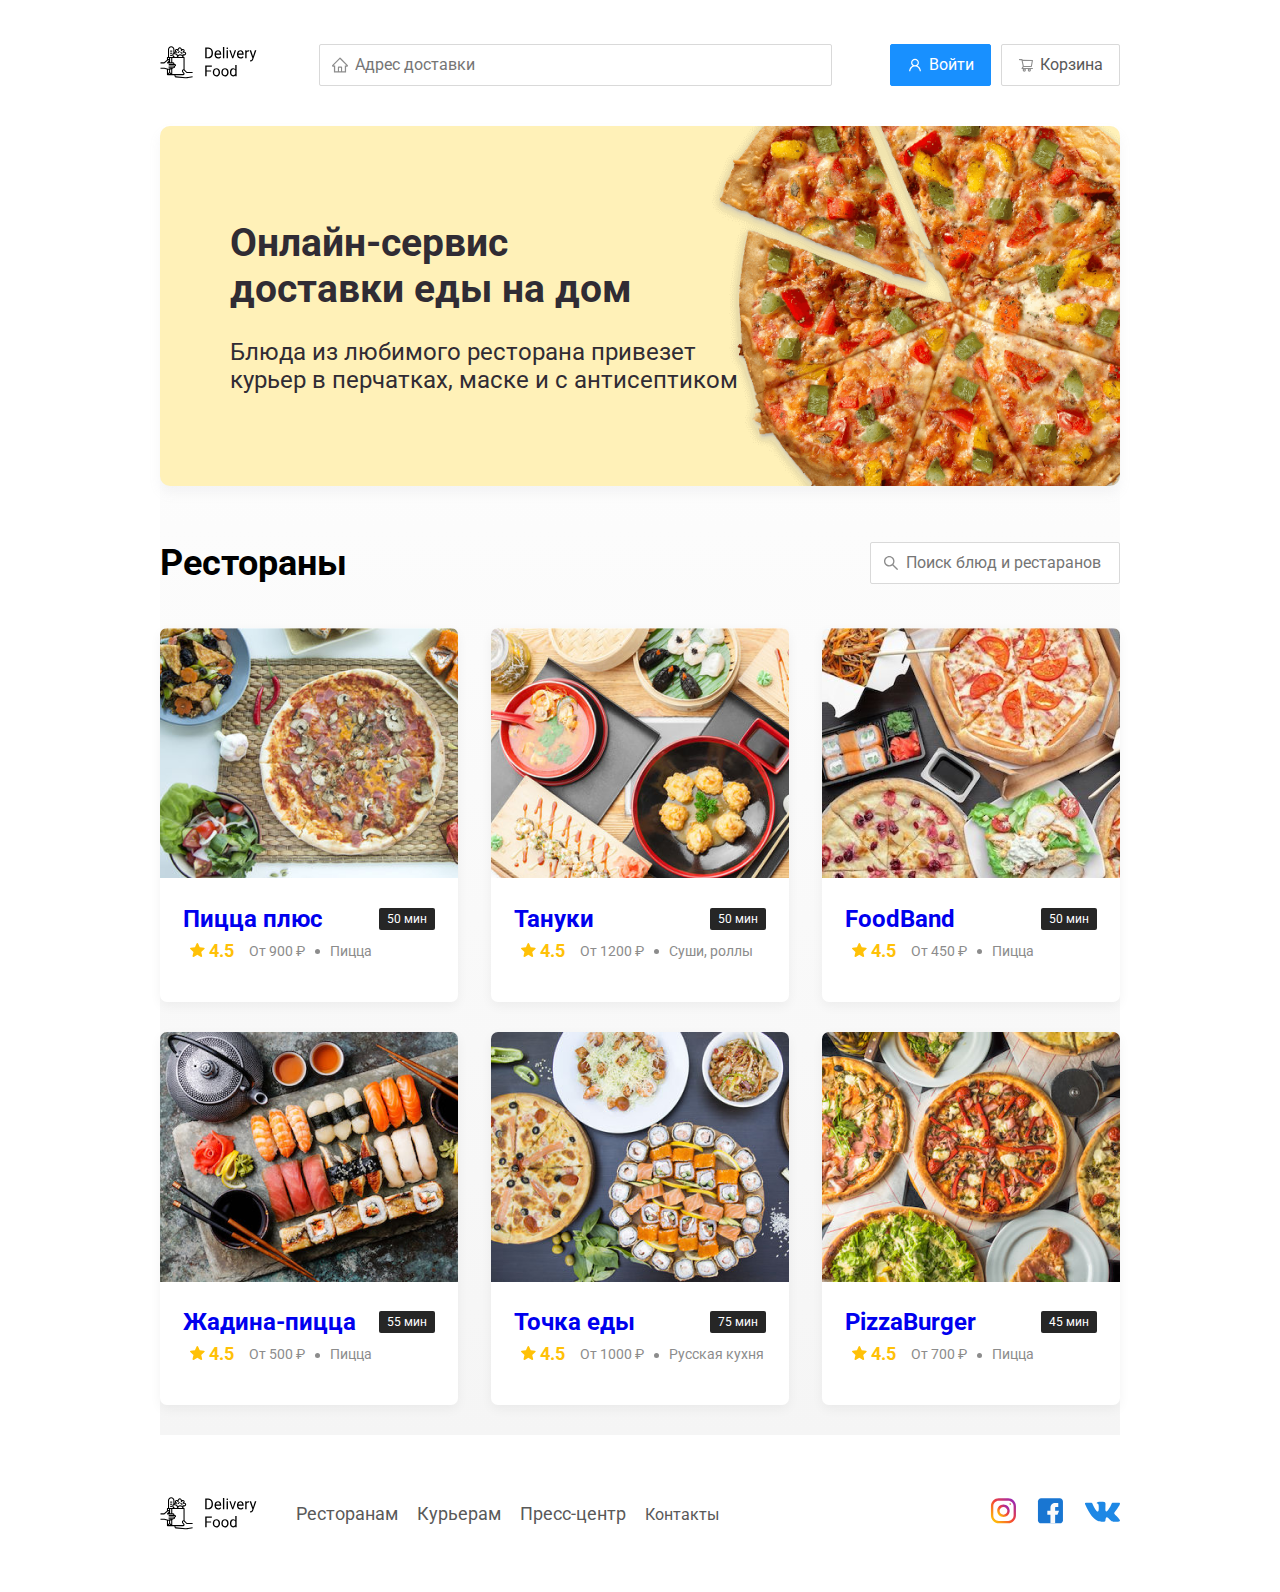
<file: index.html>
<!DOCTYPE html>
<html lang="ru">
<head>
  <meta charset="UTF-8">
  <meta name="viewport" content="width=device-width, initial-scale=1.0">
  <title>Delivery Food - доставка еды на дом</title>
  <link href="https://fonts.googleapis.com/css?family=Roboto:400,700&display=swap&subset=cyrillic" rel="stylesheet">
  <link rel="stylesheet" href="css\normalize.css">
  <link rel="stylesheet" href="css/style.css">
</head>
<body>
  <div class="container">
    <header class="header">
      <a href="index.html" class="logo">
        <img src="img\logo.svg" alt="logo" class="logo">
      </a>
      <input type="text" class="input input-address" placeholder="Адрес доставки">
      <div class="buttons">
        <button class="button button-primary">
          <img src="img\user.svg" alt="user" class="button-icon">
          <span class="button-text">Войти</span>
        </button>
        <button class="button">
          <img src="img\shopping-cart.svg" alt="shopping-cart" class="button-icon">
          <span class="button-text">Корзина</span>
        </button>
      </div>
    </header>
    <!-- /.header -->
    <main class="main">
      <div class="container">
        <section class="promo">
          <h1 class="promo-title">Онлайн-сервис <br /> доставки еды на дом</h1>
          <p class="promo-text">Блюда из любимого ресторана привезет <br /> курьер в перчатках, маске и с антисептиком</p>
        </section>
        <section class="restaurants">
          <div class="section-heading">
            <h2 class="section-title">Рестораны</h2>
            <input type="text" class="input-search input" placeholder="Поиск блюд и рестаранов">
          </div>
          <div class="cards">
            <a href="restaurant.html" class="card">
              <img src="img\image.png" alt="" class="card-image"  />
              <div class="card-text">
                  <div class="card-heading">
                    <h3 class="card-title">Пицца плюс</h3>
                    <span class="card-tag tag">50 мин</span>
                  </div>
                <!-- /.card-text -->
                <div class="card-info">
                  <div class="rating">
                    <img src="/img/star.svg" alt="" class="rating-star">
                    4.5</div>
                  <div class="price">От 900 ₽</div>
                  <div class="category">Пицца</div>
                </div>
              </div> 
              <!-- /.card-info -->
            </a>
            <!-- /.card -->
    
            <a href="restaurant.html" class="card">
              <img src="img\image-2.png" alt="" class="card-image"  />
              <div class="card-text">
                  <div class="card-heading">
                    <h3 class="card-title">Тануки</h3>
                    <span class="card-tag tag">50 мин</span>
                  </div>
                <!-- /.card-text -->
                <div class="card-info">
                  <div class="rating">
                    <img src="/img/star.svg" alt="" class="rating-star">
                    4.5</div>
                  <div class="price">От 1200 ₽</div>
                  <div class="category">Cуши, роллы</div>
                </div>
              </div> 
              <!-- /.card-info -->
            </a>
            <!-- /.card -->
            <a href="restaurant.html" class="card">
              <img src="img\image-3.png" alt="" class="card-image"  />
              <div class="card-text">
                  <div class="card-heading">
                    <h3 class="card-title">FoodBand</h3>
                    <span class="card-tag tag">50 мин</span>
                  </div>
                <!-- /.card-text -->
                <div class="card-info">
                  <div class="rating">
                    <img src="/img/star.svg" alt="" class="rating-star">
                    4.5</div>
                  <div class="price">От 450 ₽</div>
                  <div class="category">Пицца</div>
                </div>
              </div> 
              <!-- /.card-info -->
            </a>
            <!-- /.card -->
            <a href="restaurant.html" class="card">
              <img src="img\image-4.png" alt="" class="card-image"  />
              <div class="card-text">
                  <div class="card-heading">
                    <h3 class="card-title">Жадина-пицца</h3>
                    <span class="card-tag tag">55 мин</span>
                  </div>
                <!-- /.card-text -->
                <div class="card-info">
                  <div class="rating">
                    <img src="/img/star.svg" alt="" class="rating-star">
                    4.5</div>
                  <div class="price">От 500 ₽</div>
                  <div class="category">Пицца</div>
                </div>
              </div> 
              <!-- /.card-info -->
            </a>
            <!-- /.card -->
            <a href="restaurant.html" class="card">
              <img src="img\image-5.png" alt="" class="card-image"  />
              <div class="card-text">
                  <div class="card-heading">
                    <h3 class="card-title">Точка еды</h3>
                    <span class="card-tag tag">75 мин</span>
                  </div>
                <!-- /.card-text -->
                <div class="card-info">
                  <div class="rating">
                    <img src="/img/star.svg" alt="" class="rating-star">
                    4.5</div>
                  <div class="price">От 1000 ₽</div>
                  <div class="category">Русская кухня</div>
                </div>
              </div> 
              <!-- /.card-info -->
            </a>
            <!-- /.card -->
            <a href="restaurant.html" class="card">
              <img src="img\image-6.png" alt="" class="card-image"  />
              <div class="card-text">
                  <div class="card-heading">
                    <h3 class="card-title">PizzaBurger</h3>
                    <span class="card-tag tag">45 мин</span>
                  </div>
                <!-- /.card-text -->
                <div class="card-info">
                  <div class="rating">
                    <img src="/img/star.svg" alt="" class="rating-star"> 
                    4.5</div>
                  <div class="price">От 700 ₽</div>
                  <div class="category">Пицца</div>
                </div>
              </div> 
              <!-- /.card-info -->
            </a>
            <!-- /.card -->
          </div>
          <!-- /.cards -->
        </section>
      </div>
    </main>

    <footer class="footer">
      <div class="container">
        <div class="footer-blok">
          <img src="img\logo.svg" alt="logo" class="logo footer-logo">
          <nav class="footer-nav">
            <a href="#" class="footer-link">Ресторанам</a>
            <a href="#" class="footer-link">Курьерам</a>
            <a href="#" class="footer-link">Пресс-центр</a>
            <a href="#" class="footer-link">Контакты</a>
          </nav>
          <div class="social-links">
            <a href="#" class="social-link"><img src="img\instagram-logo.svg" alt="instagram"></a>
            <a href="#" class="social-link"><img src="img\facebook-logo.svg" alt="facebook"></a>
            <a href="#" class="social-link"><img src="img\vk-logo.svg" alt="vk"></a>
          </div>
          <!-- /.social-links -->
        </div>
      </div>
    </footer>
  </div>
</body>
</html>
</file>
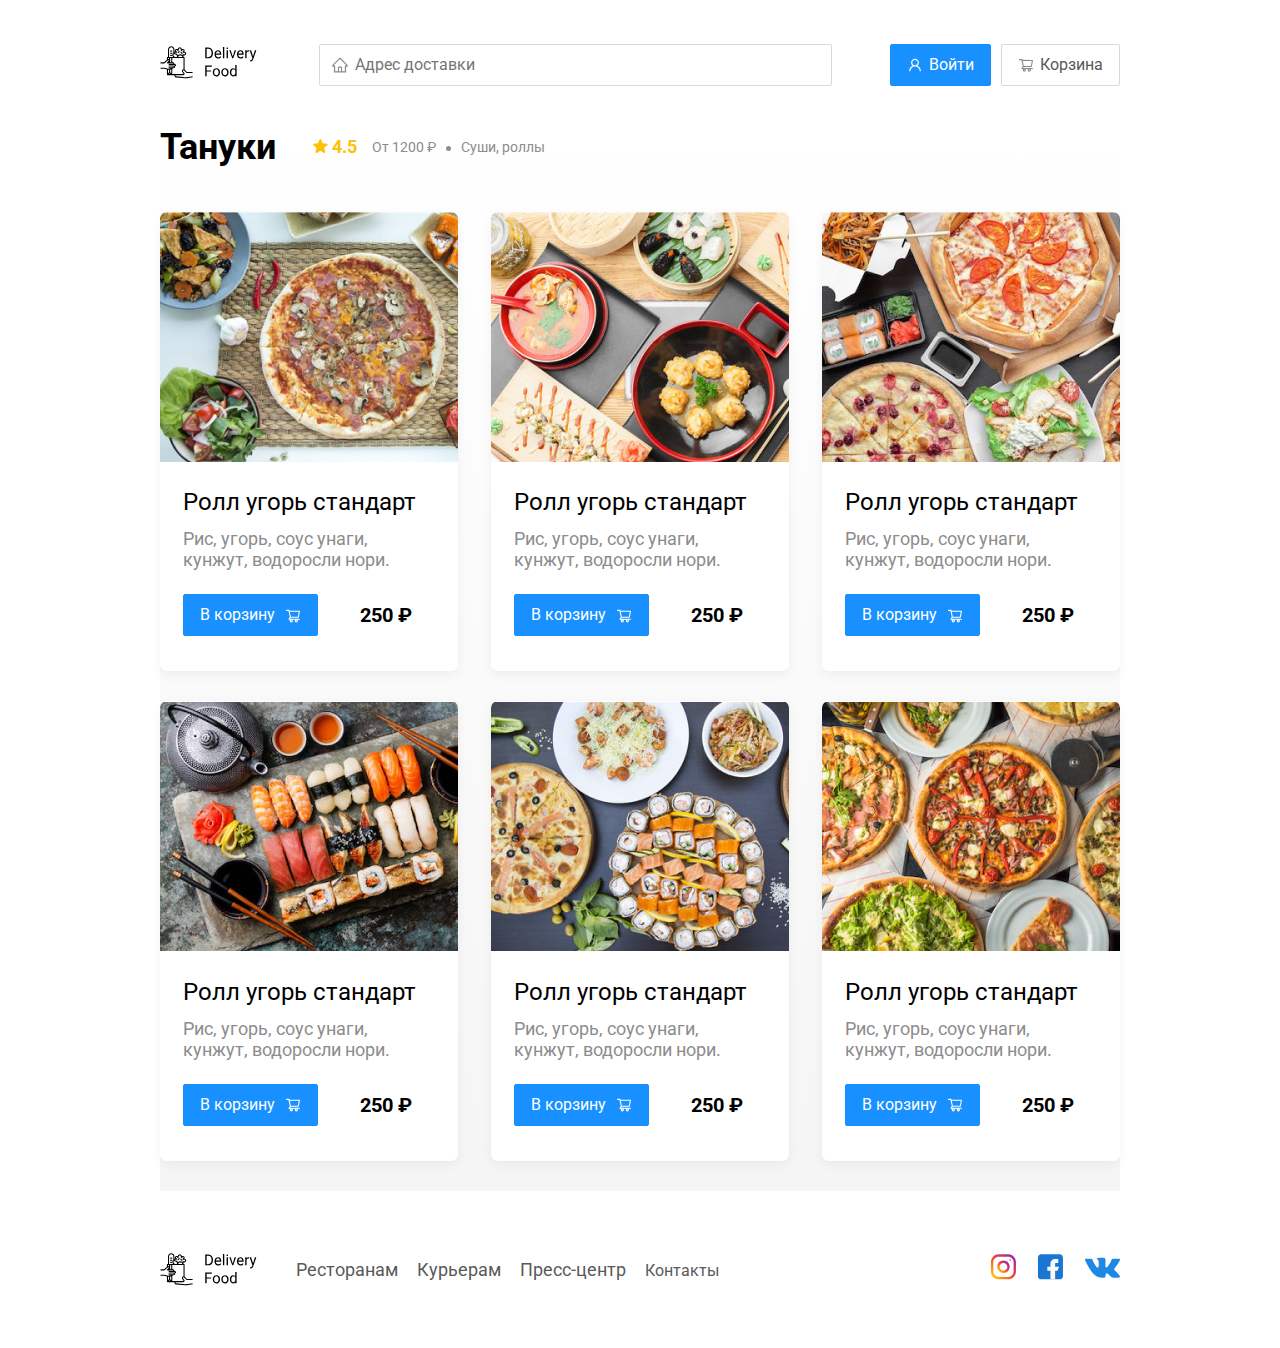
<file: restaurant.html>
<!DOCTYPE html>
<html lang="ru">
<head>
  <meta charset="UTF-8">
  <meta name="viewport" content="width=device-width, initial-scale=1.0">
  <title>Тануки - доставка еды на дом</title>
  <link href="https://fonts.googleapis.com/css?family=Roboto:400,700&display=swap&subset=cyrillic" rel="stylesheet">
  <link rel="stylesheet" href="css\normalize.css">
  <link rel="stylesheet" href="css\animate.css">
  <link rel="stylesheet" href="css/style.css">
</head>
<body>
  <div class="container">
    <header class="header">
      <a href="index.html" class="logo wow fadeInUp">
        <img src="img\logo.svg" alt="logo" class="logo">
      </a>
      <input type="text" class="input input-address" placeholder="Адрес доставки">
      <div class="buttons">
        <button class="button button-primary">
          <img src="img\user.svg" alt="user" class="button-icon">
          <span class="button-text">Войти</span>
        </button>
        <button class="button" id="cart-button">
          <img src="img\shopping-cart.svg" alt="shopping-cart" class="button-icon">
          <span class="button-text">Корзина</span>
        </button>
      </div>
    </header>
    <!-- /.header -->
    <main class="main">
      <div class="container">
        <section class="restaurants">
          <div class="section-heading">
            <h2 class="section-title">Тануки</h2>
            <div class="card-info">
                  <div class="rating">
                    <img src="/img/star.svg" alt="" class="rating-star">
                    4.5</div>
                  <div class="price">От 1200 ₽</div>
                  <div class="category">Суши, роллы</div>
                </div>
          </div>
          <div class="cards">
            <div class="card wow fadeInUp" data-wow-delay="0.2s">
              <img src="img\image.png" alt="" class="card-image"  />
              <div class="card-text">
                  <div class="card-heading">
                    <h3 class="card-title card-title-reg">Ролл угорь стандарт</h3>
                  </div>
                <div class="card-info">
                  <div class="ingredients">Рис, угорь, соус унаги, кунжут, водоросли нори.</div>
                </div>
                <div class="card-buttons">
                  <button class="button button-primary">
                    <span class="button-card-text" >В корзину</span>
                    <img
                     src="img/shopping-cart-white.svg"
                     alt="shopping-cart"
                     class="button-card-image">
                  </button>
                  <strong class="card-price-bold">250 ₽</strong>
                </div>
              </div> 
            </div>
            <!-- /.card -->
    
            <div class="card wow fadeInUp" data-wow-delay="0.4s">
              <img src="img\image-2.png" alt="" class="card-image"  />
              <div class="card-text">
                <div class="card-heading">
                  <h3 class="card-title card-title-reg">Ролл угорь стандарт</h3>
                </div>
              <div class="card-info">
                <div class="ingredients">Рис, угорь, соус унаги, кунжут, водоросли нори.</div>
              </div>
              <div class="card-buttons">
                <button class="button button-primary">
                  <span class="button-card-text" >В корзину</span>
                  <img
                   src="img/shopping-cart-white.svg"
                   alt="shopping-cart"
                   class="button-card-image">
                </button>
                <strong class="card-price-bold">250 ₽</strong>
              </div>
            </div>  
              <!-- /.card-info -->
            </div>
            <!-- /.card -->
            <div class="card wow fadeInUp" data-wow-delay="0.6s">
              <img src="img\image-3.png" alt="" class="card-image"  />
              <div class="card-text">
                <div class="card-heading">
                  <h3 class="card-title card-title-reg">Ролл угорь стандарт</h3>
                </div>
              <div class="card-info">
                <div class="ingredients">Рис, угорь, соус унаги, кунжут, водоросли нори.</div>
              </div>
              <div class="card-buttons">
                <button class="button button-primary">
                  <span class="button-card-text" >В корзину</span>
                  <img
                   src="img/shopping-cart-white.svg"
                   alt="shopping-cart"
                   class="button-card-image">
                </button>
                <strong class="card-price-bold">250 ₽</strong>
              </div>
            </div> 
              <!-- /.card-info -->
            </div>
            <!-- /.card -->
            <div class="card wow fadeInUp" data-wow-delay="0.2s">
              <img src="img\image-4.png" alt="" class="card-image"  />
              <div class="card-text">
                <div class="card-heading">
                  <h3 class="card-title card-title-reg">Ролл угорь стандарт</h3>
                </div>
              <div class="card-info">
                <div class="ingredients">Рис, угорь, соус унаги, кунжут, водоросли нори.</div>
              </div>
              <div class="card-buttons">
                <button class="button button-primary">
                  <span class="button-card-text" >В корзину</span>
                  <img
                   src="img/shopping-cart-white.svg"
                   alt="shopping-cart"
                   class="button-card-image">
                </button>
                <strong class="card-price-bold">250 ₽</strong>
              </div>
            </div>  
              <!-- /.card-info -->
            </div>
            <!-- /.card -->
            <div class="card wow fadeInUp" data-wow-delay="0.4s">
              <img src="img\image-5.png" alt="" class="card-image"  />
              <div class="card-text">
                <div class="card-heading">
                  <h3 class="card-title card-title-reg">Ролл угорь стандарт</h3>
                </div>
              <div class="card-info">
                <div class="ingredients">Рис, угорь, соус унаги, кунжут, водоросли нори.</div>
              </div>
              <div class="card-buttons">
                <button class="button button-primary">
                  <span class="button-card-text" >В корзину</span>
                  <img
                   src="img/shopping-cart-white.svg"
                   alt="shopping-cart"
                   class="button-card-image">
                </button>
                <strong class="card-price-bold">250 ₽</strong>
              </div>
            </div>  
              <!-- /.card-info -->
            </div>
            <!-- /.card -->
            <div class="card wow fadeInUp"  data-wow-delay="0.6s">
              <img src="img\image-6.png" alt="" class="card-image"  />
              <div class="card-text">
                <div class="card-heading">
                  <h3 class="card-title card-title-reg">Ролл угорь стандарт</h3>
                </div>
              <div class="card-info">
                <div class="ingredients">Рис, угорь, соус унаги, кунжут, водоросли нори.</div>
              </div>
              <div class="card-buttons">
                <button class="button button-primary">
                  <span class="button-card-text" >В корзину</span>
                  <img
                   src="img/shopping-cart-white.svg"
                   alt="shopping-cart"
                   class="button-card-image">
                </button>
                <strong class="card-price-bold">250 ₽</strong>
              </div>
            </div>  
              <!-- /.card-info -->
            </div>
            <!-- /.card -->
          </div>
          <!-- /.cards -->
        </section>
      </div>
    </main>

    <footer class="footer">
      <div class="container">
        <div class="footer-blok">
          <img src="img\logo.svg" alt="logo" class="logo footer-logo">
          <nav class="footer-nav">
            <a href="#" class="footer-link">Ресторанам</a>
            <a href="#" class="footer-link">Курьерам</a>
            <a href="#" class="footer-link">Пресс-центр</a>
            <a href="#" class="footer-link">Контакты</a>
          </nav>
          <div class="social-links">
            <a href="#" class="social-link"><img src="img\instagram-logo.svg" alt="instagram"></a>
            <a href="#" class="social-link"><img src="img\facebook-logo.svg" alt="facebook"></a>
            <a href="#" class="social-link"><img src="img\vk-logo.svg" alt="vk"></a>
          </div>
          <!-- /.social-links -->
        </div>
      </div>
    </footer>
  </div>
  <div class="modal">
    <div class="modal-dialog">
      <div class="modal-header">
        <h3 class="modal-title">Корзина</h3>
        <button class="close">&times;</button>
      </div>
      <!-- /.modal-header -->
      <div class="modal-body">
        <div class="food-row">
          <span class="food-name">Ролл угорь стандарт</span>
          <strong class="food-price">250 ₽</strong>
          <div class="food-counter">
            <button class="counter-button">-</button>
            <span class="counter">1</span>
            <button class="counter-button">+</button>
          </div>
        </div>
        <!-- /.foods-row -->
        <div class="food-row">
          <span class="food-name">Ролл угорь стандарт</span>
          <strong class="food-price">250 ₽</strong>
          <div class="food-counter">
            <button class="counter-button">-</button>
            <span class="counter">1</span>
            <button class="counter-button">+</button>
          </div>
        </div>
        <!-- /.foods-row -->
        <div class="food-row">
          <span class="food-name">Ролл угорь стандарт</span>
          <strong class="food-price">250 ₽</strong>
          <div class="food-counter">
            <button class="counter-button">-</button>
            <span class="counter">1</span>
            <button class="counter-button">+</button>
          </div>
        </div>
        <!-- /.foods-row -->
        <div class="food-row">
          <span class="food-name">Ролл угорь стандарт</span>
          <strong class="food-price">250 ₽</strong>
          <div class="food-counter">
            <button class="counter-button">-</button>
            <span class="counter">1</span>
            <button class="counter-button">+</button>
          </div>
        </div>
        <!-- /.foods-row -->
        <div class="food-row">
          <span class="food-name">Ролл угорь стандарт</span>
          <strong class="food-price">250 ₽</strong>
          <div class="food-counter">
            <button class="counter-button">-</button>
            <span class="counter">1</span>
            <button class="counter-button">+</button>
          </div>
        </div>
        <!-- /.foods-row -->
      </div>
      <!-- /.modal-body -->
      <div class="modal-footer">
        <span class="modal-pricetag">1205 ₽</span>
        <div class="footer-buttons">
          <button class="button button-primary">Оформить заказ</button>
          <button class="button">Отмена</button>
        </div>
      </div>
      <!-- /.modal-footer -->
    </div>
  </div>
  <script src="js/wow.min.js"></script>
  <script src="js\main.js"></script>
</body>
</html>
</file>
<file: css/style.css>
* {
  box-sizing: border-box;
}
body {
  font-family: "Roboto", sans-serif;
  padding-top: 44px;
}
.container {
  max-width: 1200px;
  /* margin: 0px 6.061%; */
  margin: auto;
}
.header {
  display: flex;
  align-items: center;
  justify-content: space-between;
  margin-bottom: 40px;
}
.input {
  background: #FFFFFF;
  border: 1px solid #D9D9D9;
  border-radius: 2px;
  font-size: 16px;
  line-height: 24px;
  padding: 8px;
  padding-left: 35px;
  background-repeat: no-repeat;
  background-position: left 11px center;
}
.input-address {
  flex: 0.8;
  background-image: url(../img/home.svg);
}
.input-search {
  width: 250px;
  background-image: url(../img/search.svg);
  margin-left: auto;

}
.buttons{
  display: flex;
  align-items: center;
}
.button {
  display: flex;
  align-items: center;
  padding: 8px 16px;
  background: #FFFFFF;
  border: 1px solid #D9D9D9;
  box-sizing: border-box;
  box-shadow: 0px 0px 2px rgba(0, 0, 0, 0.0015);
  border-radius: 2px;
  color: #595959;
  font-size: 16px;
  line-height: 24px;
}
.button-primary {
  background: #1890FF;
  border-radius: 2px;
  border: 1px solid #1890FF;
  color: #fff;
  margin-right: 10px;
}
.button-icon {
  margin-right: 6px;
}
.button-card-text {
  margin-right: 10px;
}
.promo {
  box-shadow: 0px 7px 12px rgba(158, 158, 163, 0.1);
  background: #FFF1B8 url(../img/promo-img.png) no-repeat top right -40px;
  border-radius: 10px;
  padding: 68px 70px;
  margin-bottom: 56px;
}
.promo-title {
  font-style: normal;
  font-weight: bold;
  font-size: 39px;
  line-height: 46px;
  color: #302C34;
}
.promo-text {
  font-family: Roboto;
  font-style: normal;
  font-weight: normal;
  font-size: 24px;
  line-height: 28px;
  color: #302C34;
  width: 530px;
}
.section-heading {
  display: flex;
  align-items:center;
  /* justify-content: space-between; */
  margin-bottom: 44px;
}
.section-title {
  font-style: normal;
  font-weight: bold;
  font-size: 36px;
  line-height: 42px;
  color: #000000;
  margin: 0;
  margin-right: 30px;
}
.cards {
  display: flex;
  align-items: flex-start;
  justify-content: space-between;
  flex-wrap: wrap;
}
.card {
  background: #FFFFFF;
  box-shadow: 0px 4px 12px rgba(0, 0, 0, 0.05);
  border-radius: 7px;
  overflow: hidden;
  margin-bottom: 30px;
  flex-basis: 31%;
  text-decoration: none;
}
.card-image {
  width: 384px;
  height: 250px;
  object-fit: cover;
}
.card-text {
  padding-top: 20px;
  padding-bottom: 35px;
  padding-left: 23px;
  padding-right: 23px;
}
.card-heading {
  display: flex;
  align-items: center;
  justify-content: space-between;
}
.card-title{
  margin: 0;
  font-style: normal;
  font-weight: bold;
  font-size: 24px;
  line-height: 32px;
}
.card-title-reg {
  font-weight: 400;
}
.card-tag {
  font-style: normal;
  font-weight: normal;
  font-size: 12px;
  line-height: 20px;
  color: #ffffff;
  background: #262626;
  border-radius: 2px;
  padding: 1px 8px;
}
.card-info {
  display: flex;
  align-items: center;
  flex-wrap: wrap;
}
.card-buttons {
  margin-top: 24px;
  display: flex;
  align-items: center;
}
.card-price-bold {
  font-weight: bold;
  font-size: 20px;
  line-height: 32px;
  margin-left: 32px;
}
.rating {
  margin-right: 26px;
  margin-left: 7px;
  color: #FFC107;
  font-weight: bold;
  font-size: 18px;
  line-height: 32px;
}
.price,
.category {
  color: #8C8C8C;
  font-weight: normal;
  font-size: 18px;
  line-height: 32px;
  text-overflow: ellipsis;
  overflow: hidden;
  white-space: nowrap;
  max-width: 150px;
}
.price {
  margin-right: 10px;
}
.ingredients {
  margin-top: 10px;
  color: #8C8C8C;
  font-size: 18px;
  line-height: 21px;
}
.price::after {
  content: "";
  width: 5px;
  height: 5px;
  line-height: 32px;
  background-color: #8C8C8C;
  display: inline-block;
  vertical-align: middle;
  border-radius: 50%;
  margin-left: 10px;
}
.main {
  background: linear-gradient(180deg, rgba(245, 245, 245, 0) 1.04%, #F5F5F5 100%);
}
.footer {
  padding: 60px 0;
}
.footer-blok {
  display: flex;
  align-items: center;
  justify-content: space-between;
}
.footer-nav {
  margin-right: auto;
  margin-left: 35px;
}
.footer-link {
  display: inline-block;
  color: #595959;
  text-decoration: none;
}
.footer-link:not(:last-child) {
  margin-right: 15px;
  font-weight: normal;
  font-size: 18px;
  line-height: 21px;
}
.social-links {
  display: flex;
  align-items: center;

}
.social-link:not(:last-child) {
  margin-right: 21px;
}

.modal {
  position: fixed;
  left: 0;
  top: 0;
  width: 100%;
  height: 100%;
  background: rgba(0, 0, 0, 0.4);
  display: flex;
  display: none;
}
.is-open {
  display: flex;
}
.modal-dialog {
  max-width: 780px;
  width: 95%;
  background: #FFFFFF;
  border-radius: 5px;
  margin: auto;
  padding: 40px 45px;
}
.modal-header {
  display: flex;
  align-items: center;
  justify-content: space-between;
  margin-bottom: 45px;
}
.close {
  font-size: 36px;
  border: none;
  background-color: transparent;
  /* padding: 0; */
}
.modal-title {
  margin: 0;
  font-weight: bold;
  font-size: 36px;
  line-height: 42px;
}
.modal-body {
  margin-bottom: 52px;
}
.food-row {
  display: flex;
  align-items: flex-start;
  justify-content: space-between;
  padding-bottom: 8px;
  border-bottom: 1px solid #D9D9D9;
  margin-bottom: 15px;
}
.food-name {
  font-weight: normal;
  font-size: 19px;
  line-height: 32px;
}
.food-price {
  margin-left: auto;
  margin-right: 47px;
  font-weight: bold;
  font-size: 20px;
  line-height: 32px;
}
.food-counter {
  display: flex;
  align-items: center;
}
.counter-button {
  display: flex;
  align-items: center;
  justify-content: center;
  width: 39px;
  height: 32px;
  background: #FFFFFF;
  border: 1px solid #40A9FF;
  box-sizing: border-box;
  border-radius: 2px;
  font-weight: normal;
  font-size: 14px;
  line-height: 22px;
  color: #40A9FF;
}
.counter {
  font-size: 16px;
  line-height: 24px;
  margin-left: 10px;
  margin-right: 10px;
}
.modal-footer {
  display: flex;
  align-items: center;
  justify-content: space-between;
}
.footer-buttons {
  display: flex;
  align-items: center;
}
.modal-pricetag {
  background: #262626;
  border-radius: 5px;
  color: #fff;
  padding: 15px 20px;
  font-weight: bold;
  font-size: 20px;
  line-height: 23px;
}
@media (max-width: 1366px) {
  .container {
    max-width: 960px;
  }
  .promo {
    background-position: center right -100px;
    background-size: 520px;
  }
  .rating {
    margin-right: 15px;
  }
  .category, .price {
    font-size: 14px;
  }
}
@media (max-width: 992px) {
  .container {
    max-width: 750px;
  }
  .promo {
    padding: 50px;
    background-position: center right -110px;
    background-size: 420px;
  }
  .promo-text {
    font-size: 18px;
    max-width: 400px;
  }
  .card {
    flex-basis: 49%;
  }
  .footer-link {
    font-size: 16px;
  }
}
@media (max-width: 768px) {
  .container {
    max-width: 560px;
  }
  .card-info {
    flex-wrap: wrap;
  }
  .card .rating {
    flex-basis: 100%;
  }
  .card-title {
    font-size: 18px;
  }
  .promo {
    background-size: 350px;
    background-position: top right -220px;
  }
  .promo-title {
    flex: 24px;
    line-height: 1.4;
  }
  .promo-text {
    margin-top: 0;
  }
}
@media (max-width:578px) {
  .container {
    width: 90%;
  }
  .header {
    flex-wrap: wrap;
  }
  .input-address {
    margin-top: 15px;
    order: 5;
    flex: 1;
  }
  .promo {
    background-image: none;
  }
  .promo-title {
    font-size: 25px;
    margin-bottom: 10px;
  }
  .promo-text {
    width: auto;
  }
  .section-title {
    font-size: 20px;
  }
  .section-title {
    font-size: 20px;
  }
  .card {
    flex-basis: 100%;
  }
  .card-image {
    width: 100%;
  }
  .footer {
    padding: 30px;
  }
  .footer-blok {
    align-items: flex-start;
  }
  .footer-nav {
    margin-left: 0;
    margin-right: 0;
    order: 0;
    display: flex;
    flex-direction: column;
  }
  .footer-logo {
    margin-right: 15px;
    order: 1;
  }
  .social-links {
    order: 2;
  }
}
@media (max-width: 480px) {
  .button-text {
    display: none;
  }
  .button {
    min-height: 40px;
  }
  .button-icon {
    margin: 0;
  }
  .promo {
    padding: 20px;
  }
  .section-heading {
    flex-wrap: wrap;
  }
  .footer-blok {
    flex-wrap: wrap;
    flex-direction: column;
    align-items: center;
  }
  .footer-logo {
    order: 0;
    margin-bottom: 20px;
  }
  .footer-nav {
    margin-bottom: 20px;
    text-align: center;
  }
  .footer-link:not(:last-child) {
    margin-right: 0;
  }
}
</file>
